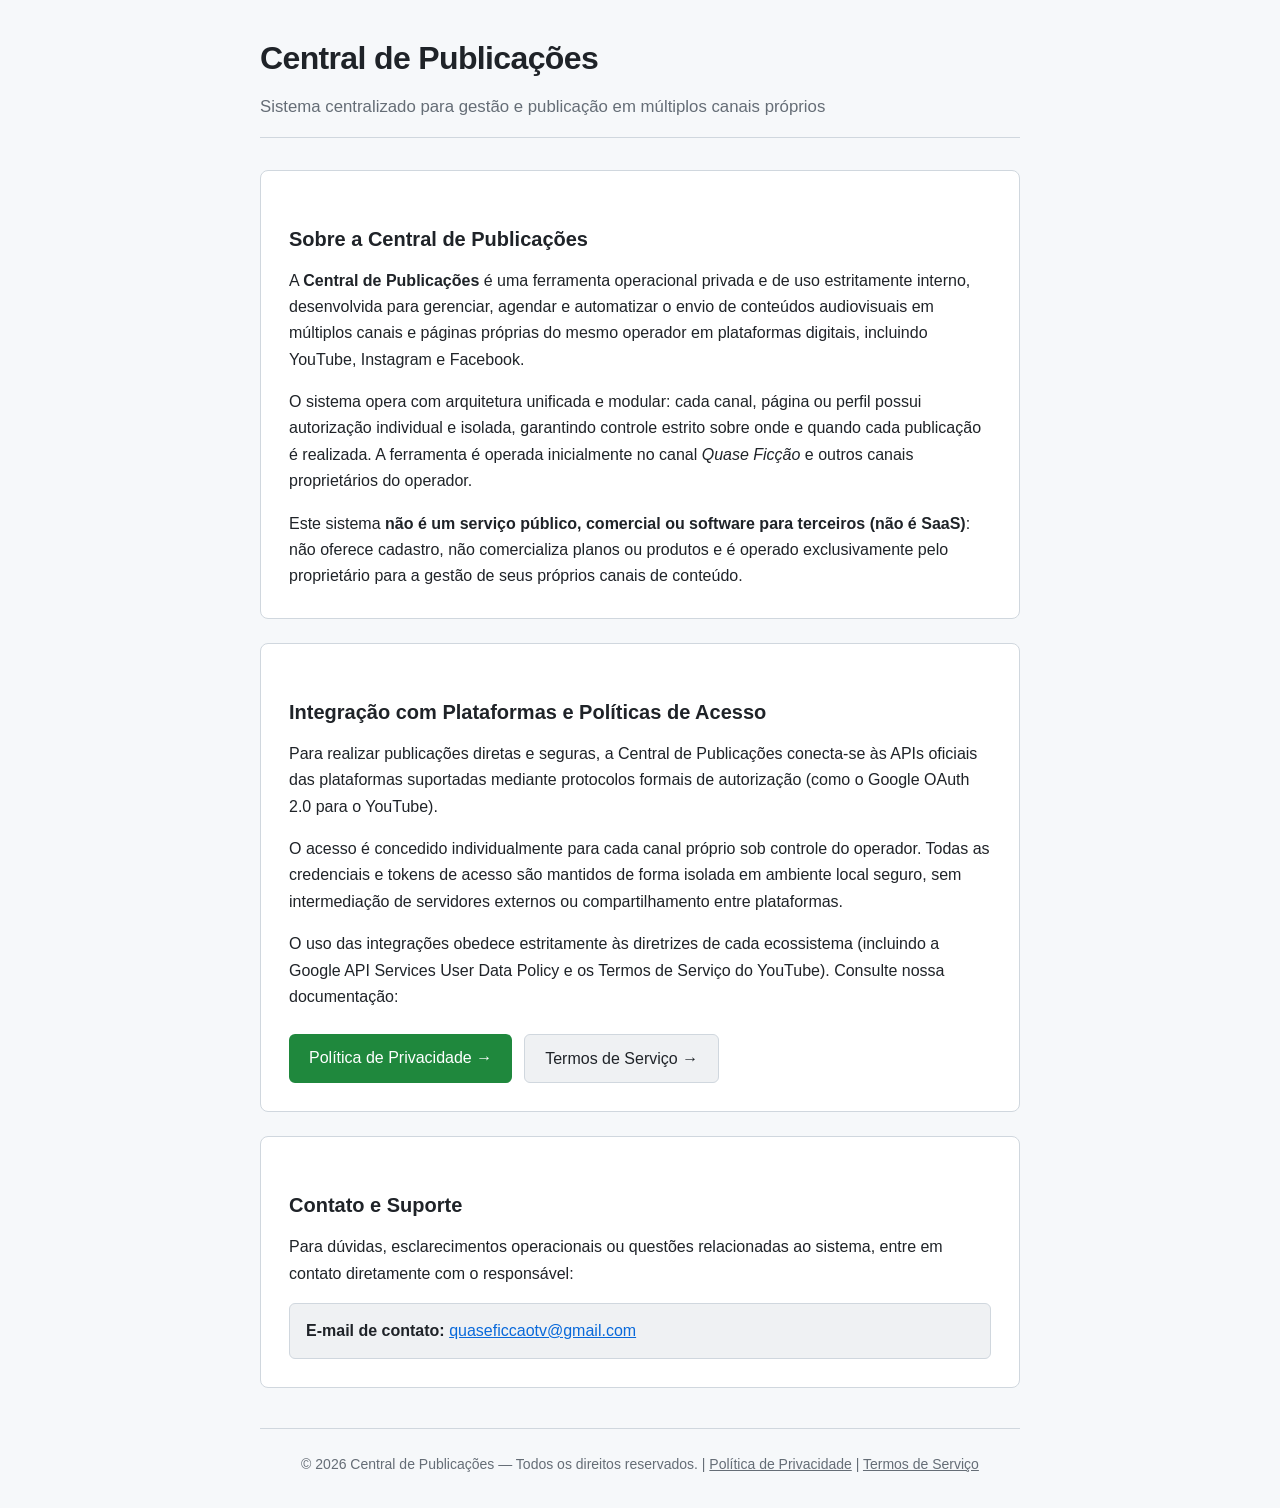
<file: index.html>
<!DOCTYPE html>
<html lang="pt-BR">
<head>
  <meta charset="UTF-8">
  <meta name="viewport" content="width=device-width, initial-scale=1.0">
  <title>Central de Publicações</title>
  <link rel="stylesheet" href="style.css">
</head>
<body>
  <main class="container">
    <header>
      <h1>Central de Publicações</h1>
      <p class="tagline">Sistema centralizado para gestão e publicação em múltiplos canais próprios</p>
    </header>

    <section class="card">
      <h2>Sobre a Central de Publicações</h2>
      <p>
        A <strong>Central de Publicações</strong> é uma ferramenta operacional privada e de uso estritamente interno, desenvolvida para gerenciar, agendar e automatizar o envio de conteúdos audiovisuais em múltiplos canais e páginas próprias do mesmo operador em plataformas digitais, incluindo YouTube, Instagram e Facebook.
      </p>
      <p>
        O sistema opera com arquitetura unificada e modular: cada canal, página ou perfil possui autorização individual e isolada, garantindo controle estrito sobre onde e quando cada publicação é realizada. A ferramenta é operada inicialmente no canal <em>Quase Ficção</em> e outros canais proprietários do operador.
      </p>
      <p>
        Este sistema <strong>não é um serviço público, comercial ou software para terceiros (não é SaaS)</strong>: não oferece cadastro, não comercializa planos ou produtos e é operado exclusivamente pelo proprietário para a gestão de seus próprios canais de conteúdo.
      </p>
    </section>

    <section class="card">
      <h2>Integração com Plataformas e Políticas de Acesso</h2>
      <p>
        Para realizar publicações diretas e seguras, a Central de Publicações conecta-se às APIs oficiais das plataformas suportadas mediante protocolos formais de autorização (como o Google OAuth 2.0 para o YouTube).
      </p>
      <p>
        O acesso é concedido individualmente para cada canal próprio sob controle do operador. Todas as credenciais e tokens de acesso são mantidos de forma isolada em ambiente local seguro, sem intermediação de servidores externos ou compartilhamento entre plataformas.
      </p>
      <p>
        O uso das integrações obedece estritamente às diretrizes de cada ecossistema (incluindo a Google API Services User Data Policy e os Termos de Serviço do YouTube). Consulte nossa documentação:
      </p>
      <div class="actions">
        <a class="btn" href="privacidade.html">Política de Privacidade &rarr;</a>
        <a class="btn btn-secondary" href="termos.html">Termos de Serviço &rarr;</a>
      </div>
    </section>

    <section class="card">
      <h2>Contato e Suporte</h2>
      <p>
        Para dúvidas, esclarecimentos operacionais ou questões relacionadas ao sistema, entre em contato diretamente com o responsável:
      </p>
      <p class="contact-box">
        <strong>E-mail de contato:</strong> <a href="mailto:quaseficcaotv@gmail.com">quaseficcaotv@gmail.com</a>
      </p>
    </section>

    <footer>
      <p>&copy; 2026 Central de Publicações — Todos os direitos reservados. | <a href="privacidade.html">Política de Privacidade</a> | <a href="termos.html">Termos de Serviço</a></p>
    </footer>
  </main>
</body>
</html>
</file>
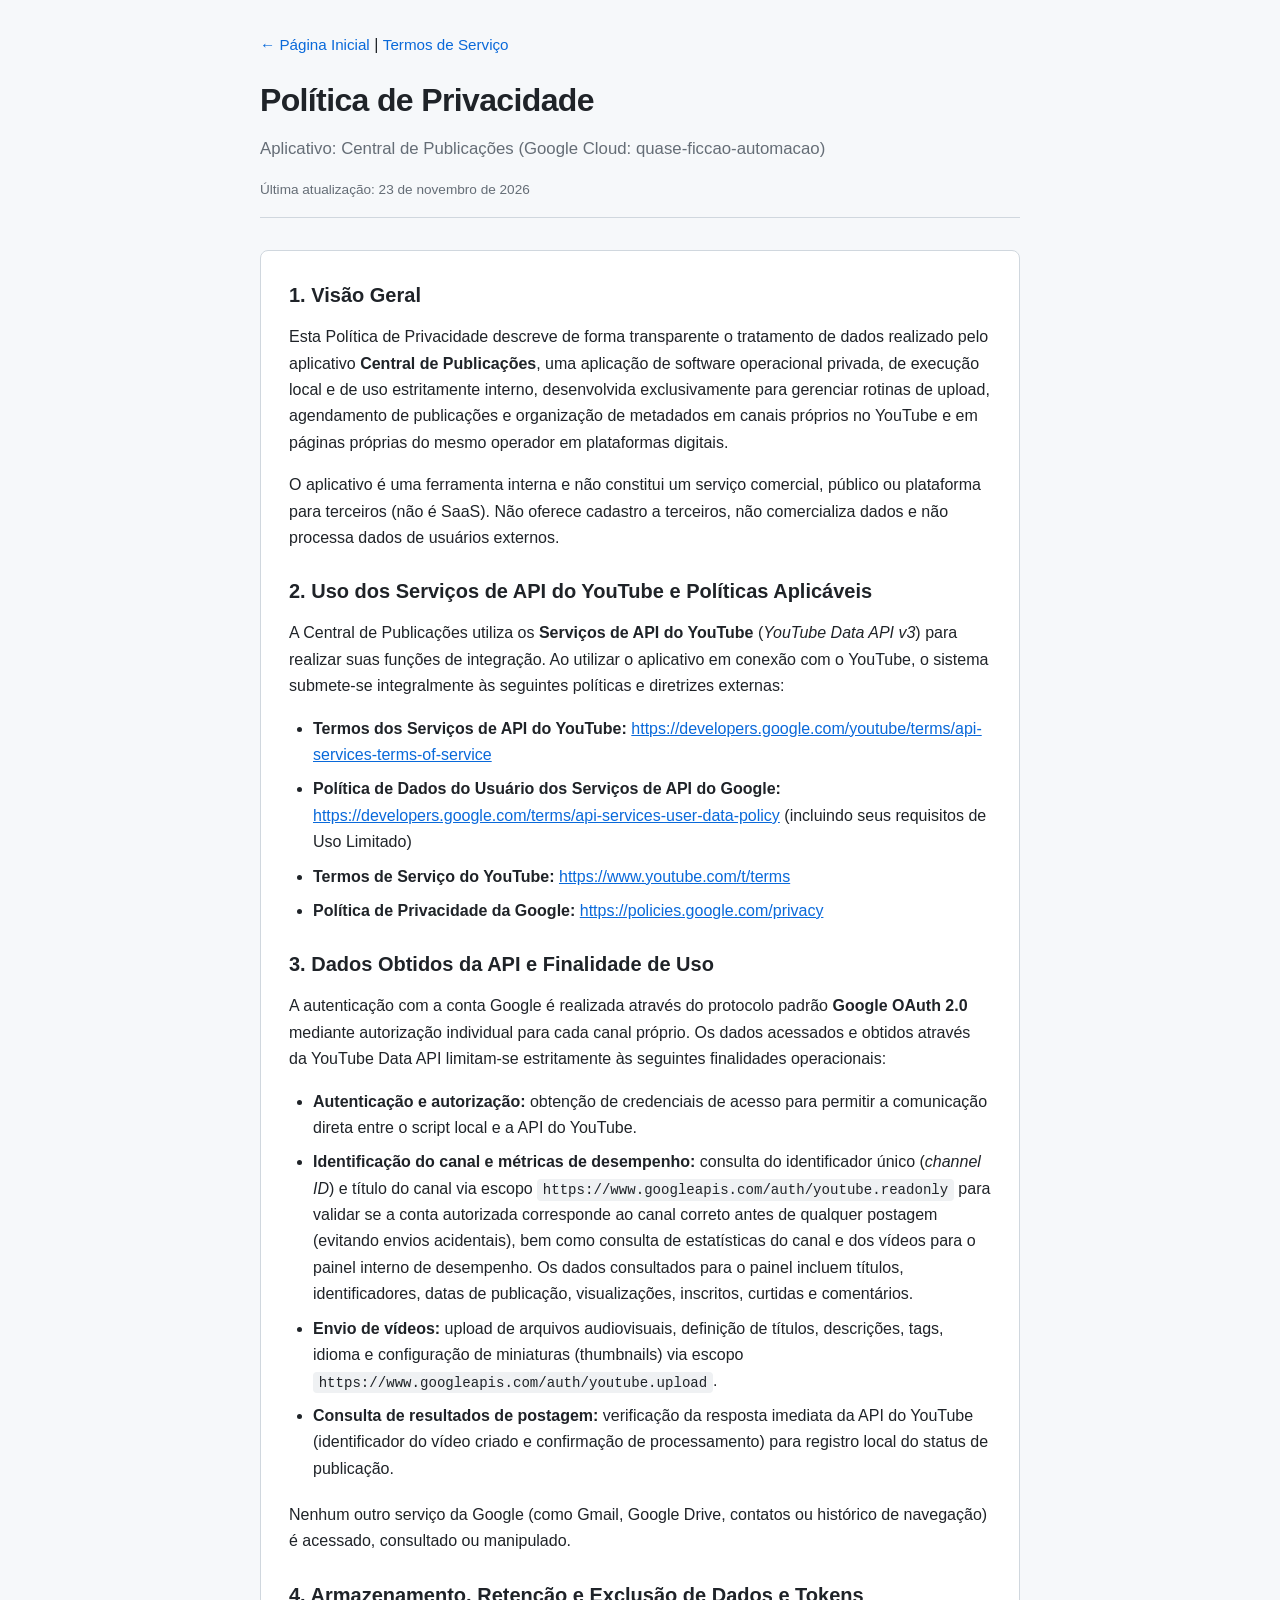
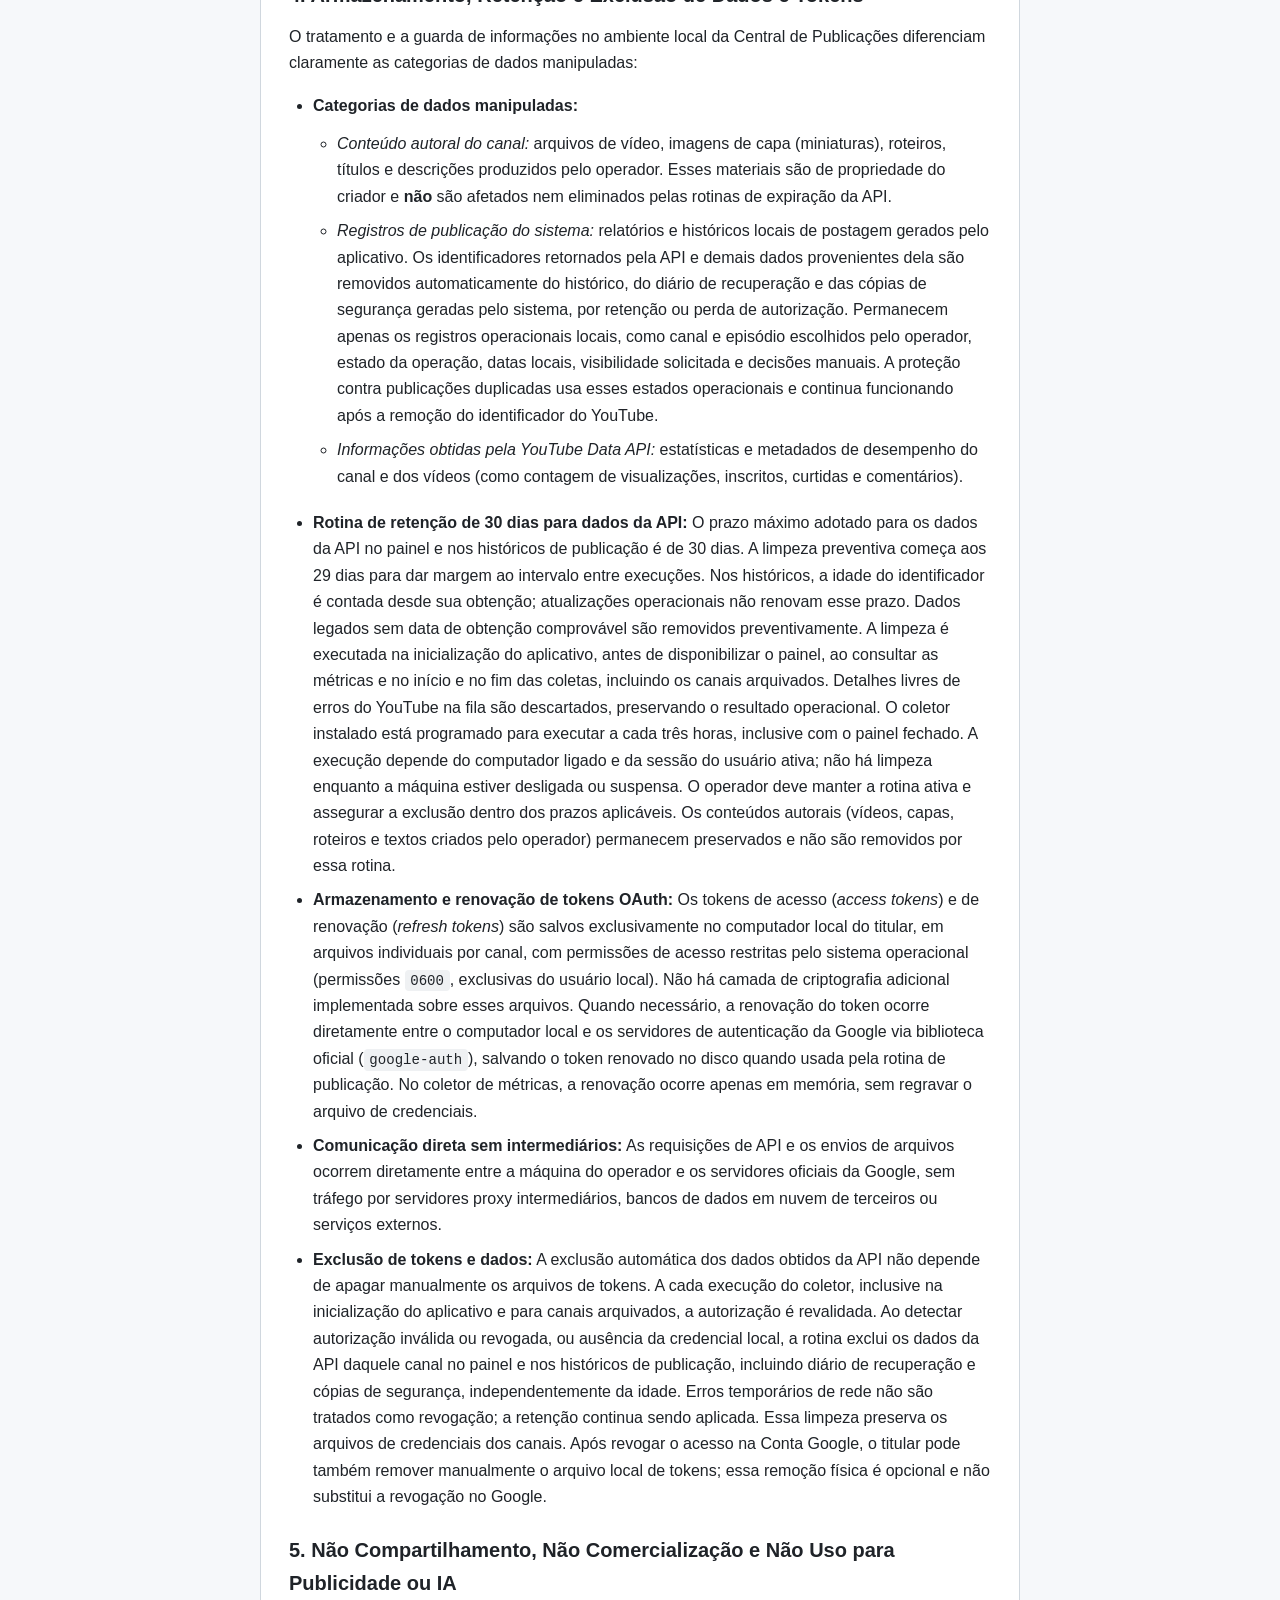
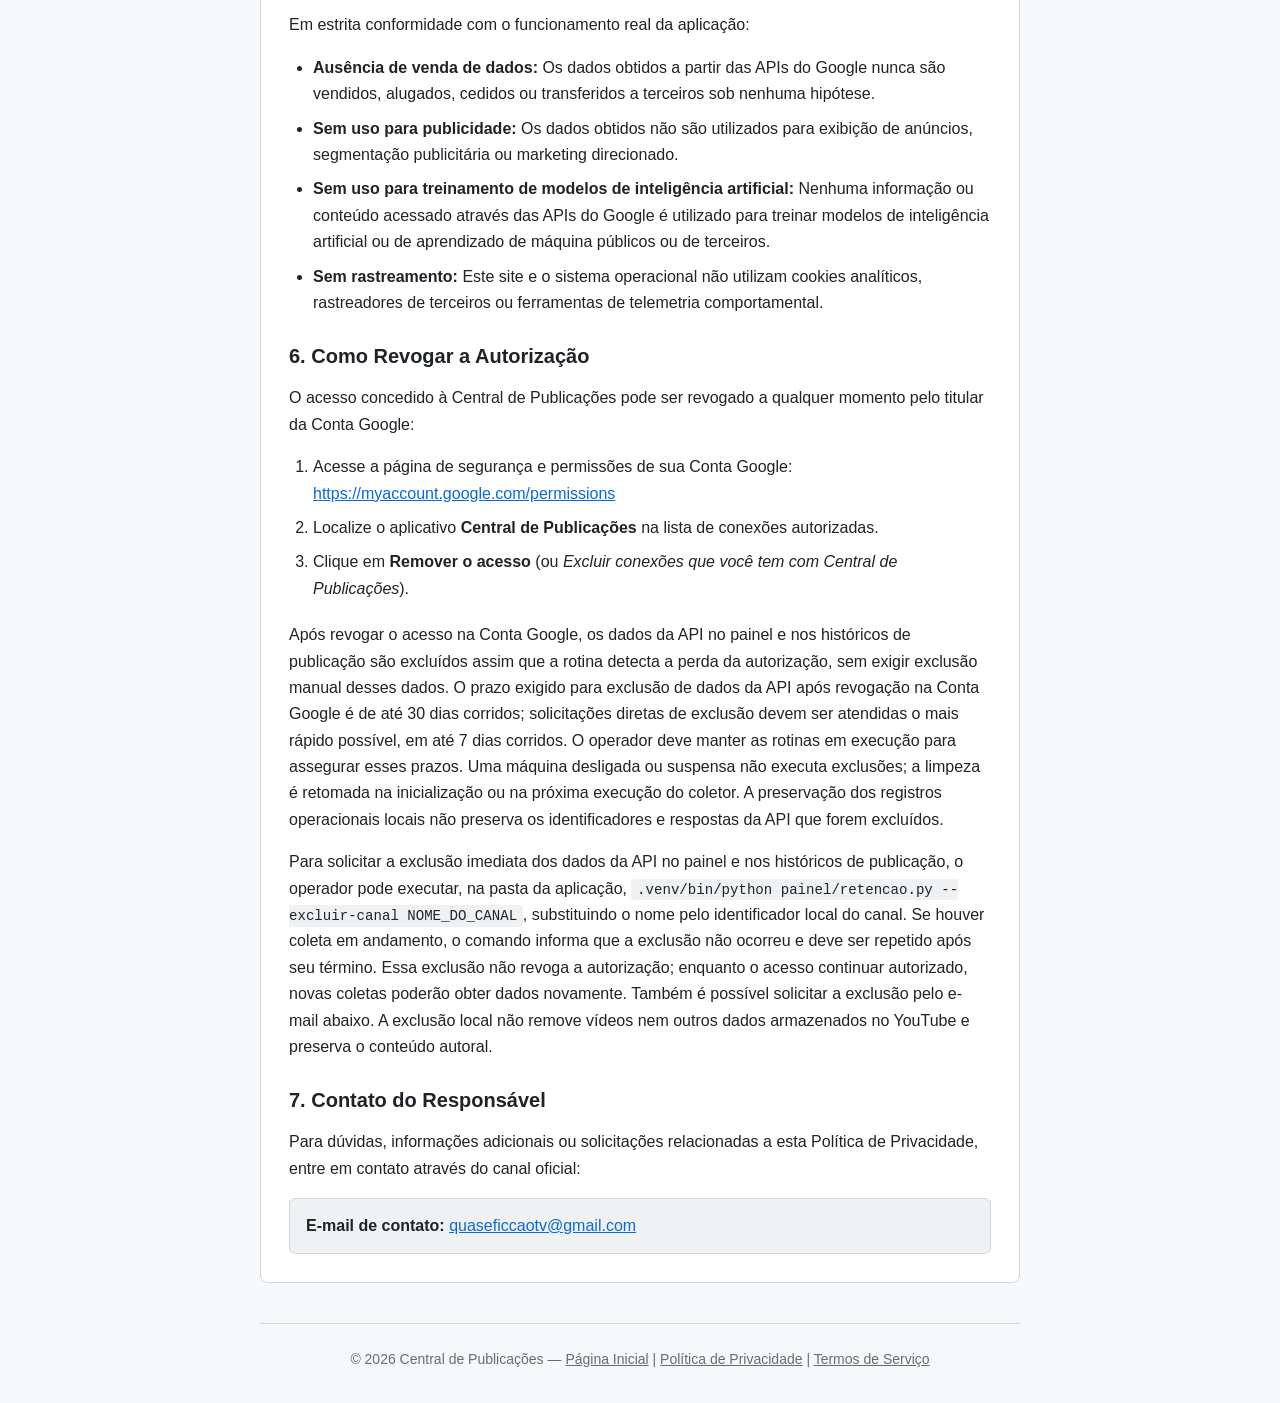
<file: privacidade.html>
<!DOCTYPE html>
<html lang="pt-BR">
<head>
  <meta charset="UTF-8">
  <meta name="viewport" content="width=device-width, initial-scale=1.0">
  <title>Política de Privacidade — Central de Publicações</title>
  <link rel="stylesheet" href="style.css">
</head>
<body>
  <main class="container">
    <header>
      <p class="nav-back"><a href="index.html">&larr; Página Inicial</a> | <a href="termos.html">Termos de Serviço</a></p>
      <h1>Política de Privacidade</h1>
      <p class="tagline">Aplicativo: Central de Publicações (Google Cloud: quase-ficcao-automacao)</p>
      <p class="date">Última atualização: 23 de novembro de 2026</p>
    </header>

    <article class="card content">
      <h2>1. Visão Geral</h2>
      <p>
        Esta Política de Privacidade descreve de forma transparente o tratamento de dados realizado pelo aplicativo <strong>Central de Publicações</strong>, uma aplicação de software operacional privada, de execução local e de uso estritamente interno, desenvolvida exclusivamente para gerenciar rotinas de upload, agendamento de publicações e organização de metadados em canais próprios no YouTube e em páginas próprias do mesmo operador em plataformas digitais.
      </p>
      <p>
        O aplicativo é uma ferramenta interna e não constitui um serviço comercial, público ou plataforma para terceiros (não é SaaS). Não oferece cadastro a terceiros, não comercializa dados e não processa dados de usuários externos.
      </p>

      <h2>2. Uso dos Serviços de API do YouTube e Políticas Aplicáveis</h2>
      <p>
        A Central de Publicações utiliza os <strong>Serviços de API do YouTube</strong> (<em>YouTube Data API v3</em>) para realizar suas funções de integração. Ao utilizar o aplicativo em conexão com o YouTube, o sistema submete-se integralmente às seguintes políticas e diretrizes externas:
      </p>
      <ul>
        <li><strong>Termos dos Serviços de API do YouTube:</strong> <a href="https://developers.google.com/youtube/terms/api-services-terms-of-service" target="_blank" rel="noopener noreferrer">https://developers.google.com/youtube/terms/api-services-terms-of-service</a></li>
        <li><strong>Política de Dados do Usuário dos Serviços de API do Google:</strong> <a href="https://developers.google.com/terms/api-services-user-data-policy" target="_blank" rel="noopener noreferrer">https://developers.google.com/terms/api-services-user-data-policy</a> (incluindo seus requisitos de Uso Limitado)</li>
        <li><strong>Termos de Serviço do YouTube:</strong> <a href="https://www.youtube.com/t/terms" target="_blank" rel="noopener noreferrer">https://www.youtube.com/t/terms</a></li>
        <li><strong>Política de Privacidade da Google:</strong> <a href="https://policies.google.com/privacy" target="_blank" rel="noopener noreferrer">https://policies.google.com/privacy</a></li>
      </ul>

      <h2>3. Dados Obtidos da API e Finalidade de Uso</h2>
      <p>
        A autenticação com a conta Google é realizada através do protocolo padrão <strong>Google OAuth 2.0</strong> mediante autorização individual para cada canal próprio. Os dados acessados e obtidos através da YouTube Data API limitam-se estritamente às seguintes finalidades operacionais:
      </p>
      <ul>
        <li><strong>Autenticação e autorização:</strong> obtenção de credenciais de acesso para permitir a comunicação direta entre o script local e a API do YouTube.</li>
        <li><strong>Identificação do canal e métricas de desempenho:</strong> consulta do identificador único (<em>channel ID</em>) e título do canal via escopo <code>https://www.googleapis.com/auth/youtube.readonly</code> para validar se a conta autorizada corresponde ao canal correto antes de qualquer postagem (evitando envios acidentais), bem como consulta de estatísticas do canal e dos vídeos para o painel interno de desempenho. Os dados consultados para o painel incluem títulos, identificadores, datas de publicação, visualizações, inscritos, curtidas e comentários.</li>
        <li><strong>Envio de vídeos:</strong> upload de arquivos audiovisuais, definição de títulos, descrições, tags, idioma e configuração de miniaturas (thumbnails) via escopo <code>https://www.googleapis.com/auth/youtube.upload</code>.</li>
        <li><strong>Consulta de resultados de postagem:</strong> verificação da resposta imediata da API do YouTube (identificador do vídeo criado e confirmação de processamento) para registro local do status de publicação.</li>
      </ul>
      <p>
        Nenhum outro serviço da Google (como Gmail, Google Drive, contatos ou histórico de navegação) é acessado, consultado ou manipulado.
      </p>

      <h2>4. Armazenamento, Retenção e Exclusão de Dados e Tokens</h2>
      <p>
        O tratamento e a guarda de informações no ambiente local da Central de Publicações diferenciam claramente as categorias de dados manipuladas:
      </p>
      <ul>
        <li>
          <strong>Categorias de dados manipuladas:</strong>
          <ul>
            <li><em>Conteúdo autoral do canal:</em> arquivos de vídeo, imagens de capa (miniaturas), roteiros, títulos e descrições produzidos pelo operador. Esses materiais são de propriedade do criador e <strong>não</strong> são afetados nem eliminados pelas rotinas de expiração da API.</li>
            <li><em>Registros de publicação do sistema:</em> relatórios e históricos locais de postagem gerados pelo aplicativo. Os identificadores retornados pela API e demais dados provenientes dela são removidos automaticamente do histórico, do diário de recuperação e das cópias de segurança geradas pelo sistema, por retenção ou perda de autorização. Permanecem apenas os registros operacionais locais, como canal e episódio escolhidos pelo operador, estado da operação, datas locais, visibilidade solicitada e decisões manuais. A proteção contra publicações duplicadas usa esses estados operacionais e continua funcionando após a remoção do identificador do YouTube.</li>
            <li><em>Informações obtidas pela YouTube Data API:</em> estatísticas e metadados de desempenho do canal e dos vídeos (como contagem de visualizações, inscritos, curtidas e comentários).</li>
          </ul>
        </li>
        <li>
          <strong>Rotina de retenção de 30 dias para dados da API:</strong> O prazo máximo adotado para os dados da API no painel e nos históricos de publicação é de 30 dias. A limpeza preventiva começa aos 29 dias para dar margem ao intervalo entre execuções. Nos históricos, a idade do identificador é contada desde sua obtenção; atualizações operacionais não renovam esse prazo. Dados legados sem data de obtenção comprovável são removidos preventivamente. A limpeza é executada na inicialização do aplicativo, antes de disponibilizar o painel, ao consultar as métricas e no início e no fim das coletas, incluindo os canais arquivados. Detalhes livres de erros do YouTube na fila são descartados, preservando o resultado operacional. O coletor instalado está programado para executar a cada três horas, inclusive com o painel fechado. A execução depende do computador ligado e da sessão do usuário ativa; não há limpeza enquanto a máquina estiver desligada ou suspensa. O operador deve manter a rotina ativa e assegurar a exclusão dentro dos prazos aplicáveis. Os conteúdos autorais (vídeos, capas, roteiros e textos criados pelo operador) permanecem preservados e não são removidos por essa rotina.
        </li>
        <li>
          <strong>Armazenamento e renovação de tokens OAuth:</strong> Os tokens de acesso (<em>access tokens</em>) e de renovação (<em>refresh tokens</em>) são salvos exclusivamente no computador local do titular, em arquivos individuais por canal, com permissões de acesso restritas pelo sistema operacional (permissões <code>0600</code>, exclusivas do usuário local). Não há camada de criptografia adicional implementada sobre esses arquivos. Quando necessário, a renovação do token ocorre diretamente entre o computador local e os servidores de autenticação da Google via biblioteca oficial (<code>google-auth</code>), salvando o token renovado no disco quando usada pela rotina de publicação. No coletor de métricas, a renovação ocorre apenas em memória, sem regravar o arquivo de credenciais.
        </li>
        <li>
          <strong>Comunicação direta sem intermediários:</strong> As requisições de API e os envios de arquivos ocorrem diretamente entre a máquina do operador e os servidores oficiais da Google, sem tráfego por servidores proxy intermediários, bancos de dados em nuvem de terceiros ou serviços externos.
        </li>
        <li>
          <strong>Exclusão de tokens e dados:</strong> A exclusão automática dos dados obtidos da API não depende de apagar manualmente os arquivos de tokens. A cada execução do coletor, inclusive na inicialização do aplicativo e para canais arquivados, a autorização é revalidada. Ao detectar autorização inválida ou revogada, ou ausência da credencial local, a rotina exclui os dados da API daquele canal no painel e nos históricos de publicação, incluindo diário de recuperação e cópias de segurança, independentemente da idade. Erros temporários de rede não são tratados como revogação; a retenção continua sendo aplicada. Essa limpeza preserva os arquivos de credenciais dos canais. Após revogar o acesso na Conta Google, o titular pode também remover manualmente o arquivo local de tokens; essa remoção física é opcional e não substitui a revogação no Google.
        </li>
      </ul>

      <h2>5. Não Compartilhamento, Não Comercialização e Não Uso para Publicidade ou IA</h2>
      <p>
        Em estrita conformidade com o funcionamento real da aplicação:
      </p>
      <ul>
        <li><strong>Ausência de venda de dados:</strong> Os dados obtidos a partir das APIs do Google nunca são vendidos, alugados, cedidos ou transferidos a terceiros sob nenhuma hipótese.</li>
        <li><strong>Sem uso para publicidade:</strong> Os dados obtidos não são utilizados para exibição de anúncios, segmentação publicitária ou marketing direcionado.</li>
        <li><strong>Sem uso para treinamento de modelos de inteligência artificial:</strong> Nenhuma informação ou conteúdo acessado através das APIs do Google é utilizado para treinar modelos de inteligência artificial ou de aprendizado de máquina públicos ou de terceiros.</li>
        <li><strong>Sem rastreamento:</strong> Este site e o sistema operacional não utilizam cookies analíticos, rastreadores de terceiros ou ferramentas de telemetria comportamental.</li>
      </ul>

      <h2>6. Como Revogar a Autorização</h2>
      <p>
        O acesso concedido à Central de Publicações pode ser revogado a qualquer momento pelo titular da Conta Google:
      </p>
      <ol>
        <li>Acesse a página de segurança e permissões de sua Conta Google: <a href="https://myaccount.google.com/permissions" target="_blank" rel="noopener noreferrer">https://myaccount.google.com/permissions</a></li>
        <li>Localize o aplicativo <strong>Central de Publicações</strong> na lista de conexões autorizadas.</li>
        <li>Clique em <strong>Remover o acesso</strong> (ou <em>Excluir conexões que você tem com Central de Publicações</em>).</li>
      </ol>
      <p>
        Após revogar o acesso na Conta Google, os dados da API no painel e nos históricos de publicação são excluídos assim que a rotina detecta a perda da autorização, sem exigir exclusão manual desses dados. O prazo exigido para exclusão de dados da API após revogação na Conta Google é de até 30 dias corridos; solicitações diretas de exclusão devem ser atendidas o mais rápido possível, em até 7 dias corridos. O operador deve manter as rotinas em execução para assegurar esses prazos. Uma máquina desligada ou suspensa não executa exclusões; a limpeza é retomada na inicialização ou na próxima execução do coletor. A preservação dos registros operacionais locais não preserva os identificadores e respostas da API que forem excluídos.
      </p>

      <p>
        Para solicitar a exclusão imediata dos dados da API no painel e nos históricos de publicação, o operador pode executar, na pasta da aplicação, <code>.venv/bin/python painel/retencao.py --excluir-canal NOME_DO_CANAL</code>, substituindo o nome pelo identificador local do canal. Se houver coleta em andamento, o comando informa que a exclusão não ocorreu e deve ser repetido após seu término. Essa exclusão não revoga a autorização; enquanto o acesso continuar autorizado, novas coletas poderão obter dados novamente. Também é possível solicitar a exclusão pelo e-mail abaixo. A exclusão local não remove vídeos nem outros dados armazenados no YouTube e preserva o conteúdo autoral.
      </p>

      <h2>7. Contato do Responsável</h2>
      <p>
        Para dúvidas, informações adicionais ou solicitações relacionadas a esta Política de Privacidade, entre em contato através do canal oficial:
      </p>
      <p class="contact-box">
        <strong>E-mail de contato:</strong> <a href="mailto:quaseficcaotv@gmail.com">quaseficcaotv@gmail.com</a>
      </p>
    </article>

    <footer>
      <p>&copy; 2026 Central de Publicações — <a href="index.html">Página Inicial</a> | <a href="privacidade.html">Política de Privacidade</a> | <a href="termos.html">Termos de Serviço</a></p>
    </footer>
  </main>
</body>
</html>
</file>
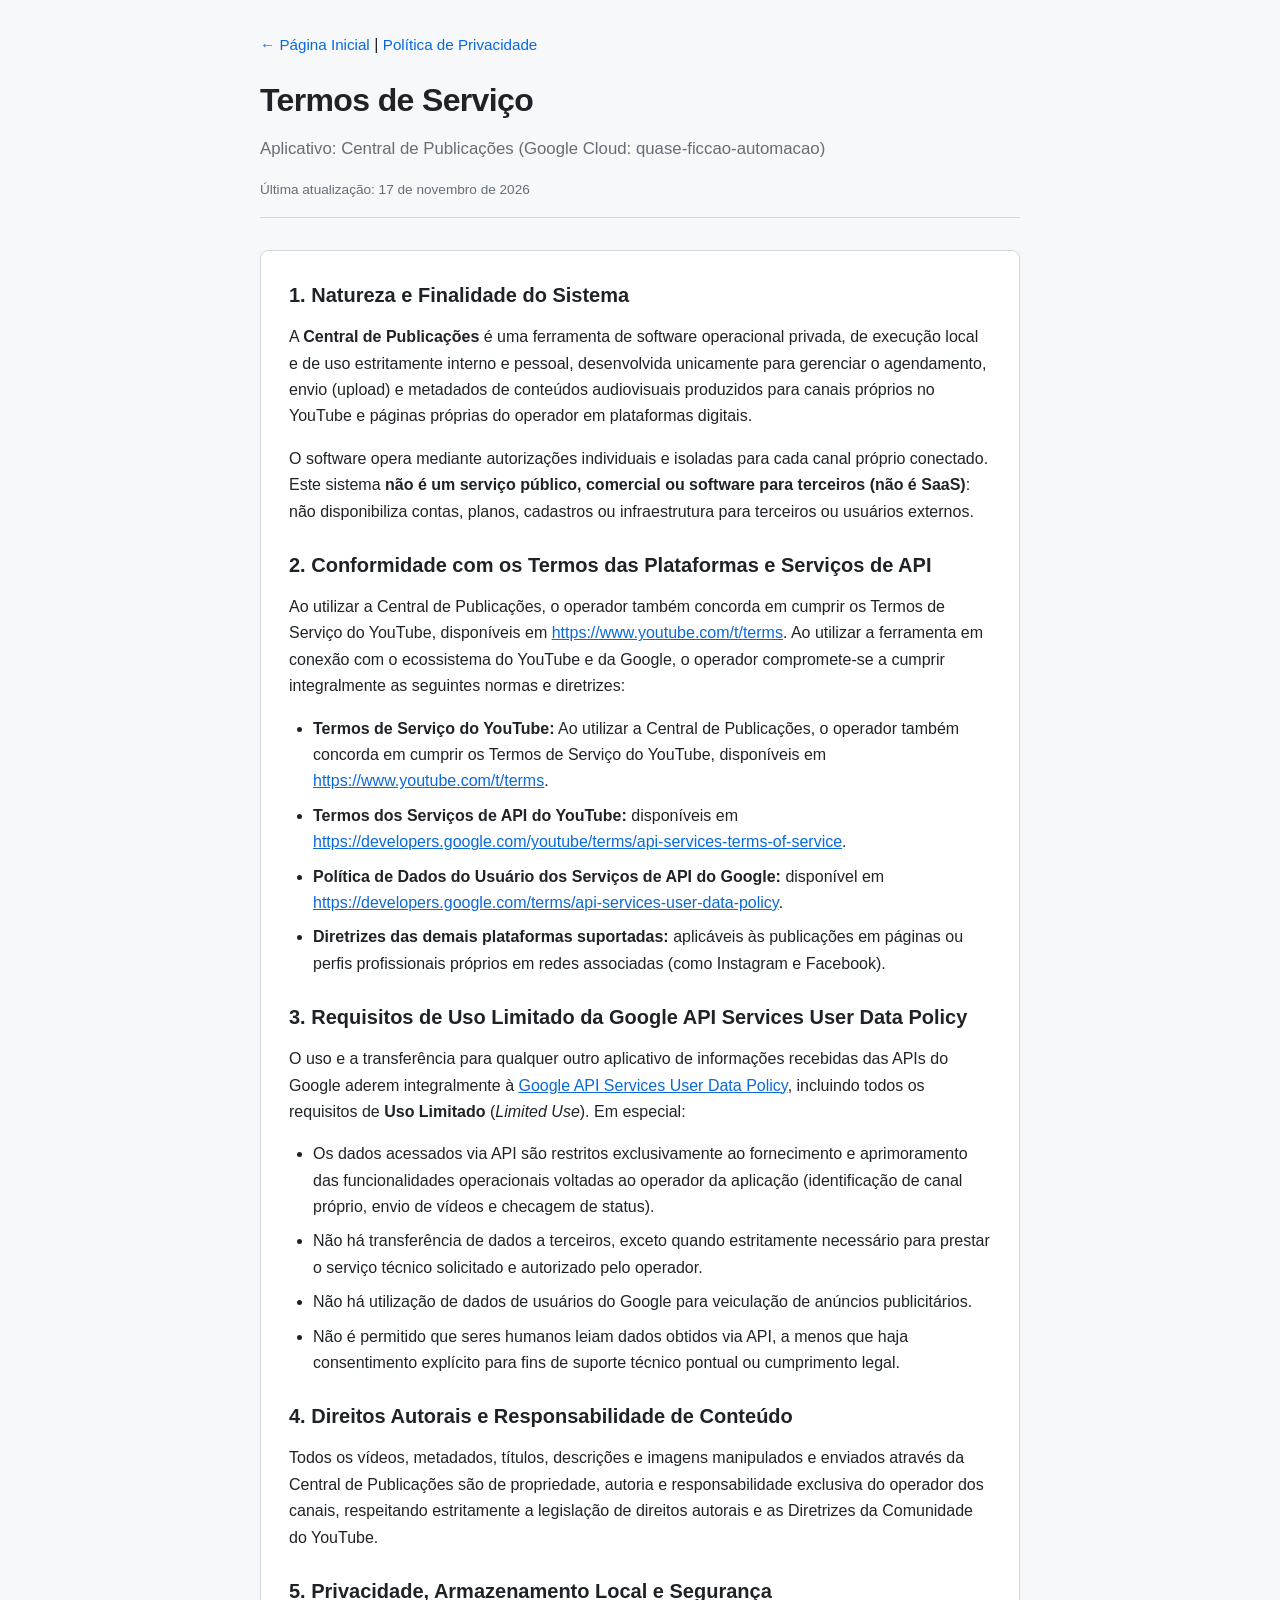
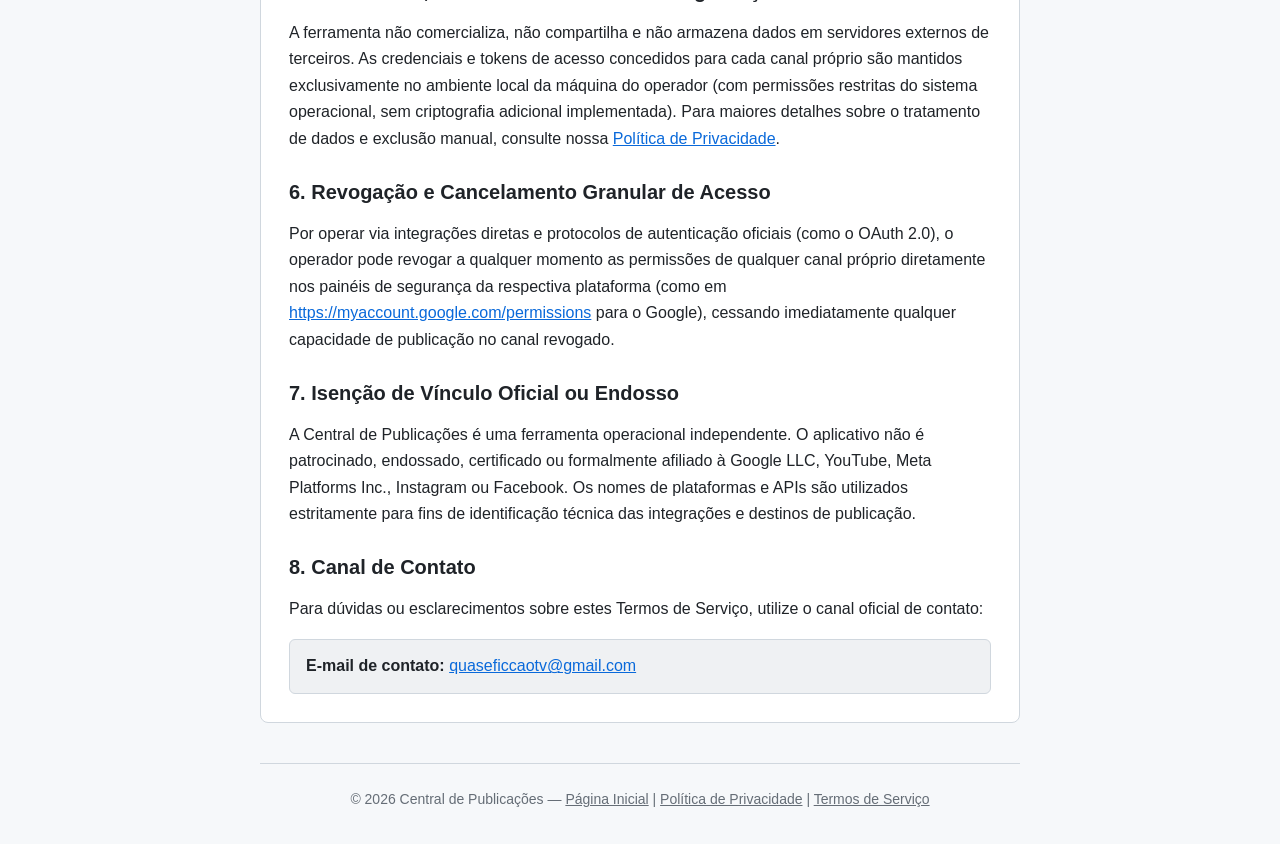
<file: termos.html>
<!DOCTYPE html>
<html lang="pt-BR">
<head>
  <meta charset="UTF-8">
  <meta name="viewport" content="width=device-width, initial-scale=1.0">
  <title>Termos de Serviço — Central de Publicações</title>
  <link rel="stylesheet" href="style.css">
</head>
<body>
  <main class="container">
    <header>
      <p class="nav-back">
        <a href="index.html">&larr; Página Inicial</a> | <a href="privacidade.html">Política de Privacidade</a>
      </p>
      <h1>Termos de Serviço</h1>
      <p class="tagline">Aplicativo: Central de Publicações (Google Cloud: quase-ficcao-automacao)</p>
      <p class="date">Última atualização: 17 de novembro de 2026</p>
    </header>

    <article class="card content">
      <h2>1. Natureza e Finalidade do Sistema</h2>
      <p>
        A <strong>Central de Publicações</strong> é uma ferramenta de software operacional privada, de execução local e de uso estritamente interno e pessoal, desenvolvida unicamente para gerenciar o agendamento, envio (upload) e metadados de conteúdos audiovisuais produzidos para canais próprios no YouTube e páginas próprias do operador em plataformas digitais.
      </p>
      <p>
        O software opera mediante autorizações individuais e isoladas para cada canal próprio conectado. Este sistema <strong>não é um serviço público, comercial ou software para terceiros (não é SaaS)</strong>: não disponibiliza contas, planos, cadastros ou infraestrutura para terceiros ou usuários externos.
      </p>

      <h2>2. Conformidade com os Termos das Plataformas e Serviços de API</h2>
      <p>
        Ao utilizar a Central de Publicações, o operador também concorda em cumprir os Termos de Serviço do YouTube, disponíveis em <a href="https://www.youtube.com/t/terms" target="_blank" rel="noopener noreferrer">https://www.youtube.com/t/terms</a>. Ao utilizar a ferramenta em conexão com o ecossistema do YouTube e da Google, o operador compromete-se a cumprir integralmente as seguintes normas e diretrizes:
      </p>
      <ul>
        <li><strong>Termos de Serviço do YouTube:</strong> Ao utilizar a Central de Publicações, o operador também concorda em cumprir os Termos de Serviço do YouTube, disponíveis em <a href="https://www.youtube.com/t/terms" target="_blank" rel="noopener noreferrer">https://www.youtube.com/t/terms</a>.</li>
        <li><strong>Termos dos Serviços de API do YouTube:</strong> disponíveis em <a href="https://developers.google.com/youtube/terms/api-services-terms-of-service" target="_blank" rel="noopener noreferrer">https://developers.google.com/youtube/terms/api-services-terms-of-service</a>.</li>
        <li><strong>Política de Dados do Usuário dos Serviços de API do Google:</strong> disponível em <a href="https://developers.google.com/terms/api-services-user-data-policy" target="_blank" rel="noopener noreferrer">https://developers.google.com/terms/api-services-user-data-policy</a>.</li>
        <li><strong>Diretrizes das demais plataformas suportadas:</strong> aplicáveis às publicações em páginas ou perfis profissionais próprios em redes associadas (como Instagram e Facebook).</li>
      </ul>

      <h2>3. Requisitos de Uso Limitado da Google API Services User Data Policy</h2>
      <p>
        O uso e a transferência para qualquer outro aplicativo de informações recebidas das APIs do Google aderem integralmente à <a href="https://developers.google.com/terms/api-services-user-data-policy" target="_blank" rel="noopener noreferrer">Google API Services User Data Policy</a>, incluindo todos os requisitos de <strong>Uso Limitado</strong> (<em>Limited Use</em>). Em especial:
      </p>
      <ul>
        <li>Os dados acessados via API são restritos exclusivamente ao fornecimento e aprimoramento das funcionalidades operacionais voltadas ao operador da aplicação (identificação de canal próprio, envio de vídeos e checagem de status).</li>
        <li>Não há transferência de dados a terceiros, exceto quando estritamente necessário para prestar o serviço técnico solicitado e autorizado pelo operador.</li>
        <li>Não há utilização de dados de usuários do Google para veiculação de anúncios publicitários.</li>
        <li>Não é permitido que seres humanos leiam dados obtidos via API, a menos que haja consentimento explícito para fins de suporte técnico pontual ou cumprimento legal.</li>
      </ul>

      <h2>4. Direitos Autorais e Responsabilidade de Conteúdo</h2>
      <p>
        Todos os vídeos, metadados, títulos, descrições e imagens manipulados e enviados através da Central de Publicações são de propriedade, autoria e responsabilidade exclusiva do operador dos canais, respeitando estritamente a legislação de direitos autorais e as Diretrizes da Comunidade do YouTube.
      </p>

      <h2>5. Privacidade, Armazenamento Local e Segurança</h2>
      <p>
        A ferramenta não comercializa, não compartilha e não armazena dados em servidores externos de terceiros. As credenciais e tokens de acesso concedidos para cada canal próprio são mantidos exclusivamente no ambiente local da máquina do operador (com permissões restritas do sistema operacional, sem criptografia adicional implementada). Para maiores detalhes sobre o tratamento de dados e exclusão manual, consulte nossa <a href="privacidade.html">Política de Privacidade</a>.
      </p>

      <h2>6. Revogação e Cancelamento Granular de Acesso</h2>
      <p>
        Por operar via integrações diretas e protocolos de autenticação oficiais (como o OAuth 2.0), o operador pode revogar a qualquer momento as permissões de qualquer canal próprio diretamente nos painéis de segurança da respectiva plataforma (como em <a href="https://myaccount.google.com/permissions" target="_blank" rel="noopener noreferrer">https://myaccount.google.com/permissions</a> para o Google), cessando imediatamente qualquer capacidade de publicação no canal revogado.
      </p>

      <h2>7. Isenção de Vínculo Oficial ou Endosso</h2>
      <p>
        A Central de Publicações é uma ferramenta operacional independente. O aplicativo não é patrocinado, endossado, certificado ou formalmente afiliado à Google LLC, YouTube, Meta Platforms Inc., Instagram ou Facebook. Os nomes de plataformas e APIs são utilizados estritamente para fins de identificação técnica das integrações e destinos de publicação.
      </p>

      <h2>8. Canal de Contato</h2>
      <p>
        Para dúvidas ou esclarecimentos sobre estes Termos de Serviço, utilize o canal oficial de contato:
      </p>
      <p class="contact-box">
        <strong>E-mail de contato:</strong> <a href="mailto:quaseficcaotv@gmail.com">quaseficcaotv@gmail.com</a>
      </p>
    </article>

    <footer>
      <p>&copy; 2026 Central de Publicações — <a href="index.html">Página Inicial</a> | <a href="privacidade.html">Política de Privacidade</a> | <a href="termos.html">Termos de Serviço</a></p>
    </footer>
  </main>
</body>
</html>
</file>
<file: style.css>
:root {
  --bg-color: #0f1117;
  --card-bg: #1a1d26;
  --text-main: #e6edf3;
  --text-muted: #8b949e;
  --accent: #58a6ff;
  --accent-hover: #79b8ff;
  --border: #30363d;
  --btn-bg: #238636;
  --btn-hover: #2ea043;
  --btn-text: #ffffff;
  --code-bg: #22272e;
}

@media (prefers-color-scheme: light) {
  :root {
    --bg-color: #f6f8fa;
    --card-bg: #ffffff;
    --text-main: #1f2328;
    --text-muted: #656d76;
    --accent: #0969da;
    --accent-hover: #0854ad;
    --border: #d0d7de;
    --btn-bg: #1f883d;
    --btn-hover: #1a7f37;
    --btn-text: #ffffff;
    --code-bg: #eff1f3;
  }
}

* {
  box-sizing: border-box;
  margin: 0;
  padding: 0;
}

body {
  font-family: -apple-system, BlinkMacSystemFont, "Segoe UI", Roboto, Helvetica, Arial, sans-serif;
  background-color: var(--bg-color);
  color: var(--text-main);
  line-height: 1.65;
  padding: 2rem 1rem;
}

.container {
  max-width: 760px;
  margin: 0 auto;
}

header {
  margin-bottom: 2rem;
  padding-bottom: 1rem;
  border-bottom: 1px solid var(--border);
}

h1 {
  font-size: 2rem;
  margin-bottom: 0.5rem;
  letter-spacing: -0.02em;
}

h2 {
  font-size: 1.25rem;
  margin-top: 1.5rem;
  margin-bottom: 0.75rem;
  color: var(--text-main);
}

.content h2:first-of-type {
  margin-top: 0;
}

.tagline {
  color: var(--text-muted);
  font-size: 1.05rem;
}

.date {
  color: var(--text-muted);
  font-size: 0.85rem;
  margin-top: 0.25rem;
}

.nav-back {
  margin-bottom: 1rem;
}

.nav-back a {
  color: var(--accent);
  text-decoration: none;
  font-size: 0.95rem;
}

.nav-back a:hover {
  text-decoration: underline;
}

.card {
  background-color: var(--card-bg);
  border: 1px solid var(--border);
  border-radius: 8px;
  padding: 1.75rem;
  margin-bottom: 1.5rem;
}

p {
  margin-bottom: 1rem;
}

p:last-child {
  margin-bottom: 0;
}

ul, ol {
  margin: 0.75rem 0 1.25rem 1.5rem;
}

li {
  margin-bottom: 0.5rem;
}

code {
  font-family: ui-monospace, SFMono-Regular, "SF Mono", Menlo, Consolas, monospace;
  font-size: 0.88em;
  background-color: var(--code-bg);
  padding: 0.2em 0.4em;
  border-radius: 4px;
}

a {
  color: var(--accent);
  text-decoration: underline;
}

a:hover {
  color: var(--accent-hover);
}

.actions {
  display: flex;
  flex-wrap: wrap;
  gap: 0.75rem;
  margin-top: 1.5rem;
}

.btn {
  display: inline-block;
  background-color: var(--btn-bg);
  color: var(--btn-text) !important;
  text-decoration: none !important;
  font-weight: 500;
  padding: 0.65rem 1.25rem;
  border-radius: 6px;
  transition: background-color 0.15s ease, border-color 0.15s ease;
}

.btn:hover {
  background-color: var(--btn-hover);
}

.btn-secondary {
  background-color: var(--code-bg);
  border: 1px solid var(--border);
  color: var(--text-main) !important;
}

.btn-secondary:hover {
  background-color: var(--border);
  color: var(--text-main) !important;
}

.contact-box {
  background-color: var(--code-bg);
  border: 1px solid var(--border);
  padding: 0.85rem 1rem;
  border-radius: 6px;
  font-family: inherit;
}

.placeholder {
  color: var(--accent);
  font-weight: 600;
}

footer {
  margin-top: 2.5rem;
  padding-top: 1.5rem;
  border-top: 1px solid var(--border);
  font-size: 0.875rem;
  color: var(--text-muted);
  text-align: center;
}

footer a {
  color: var(--text-muted);
}

footer a:hover {
  color: var(--text-main);
}
</file>
